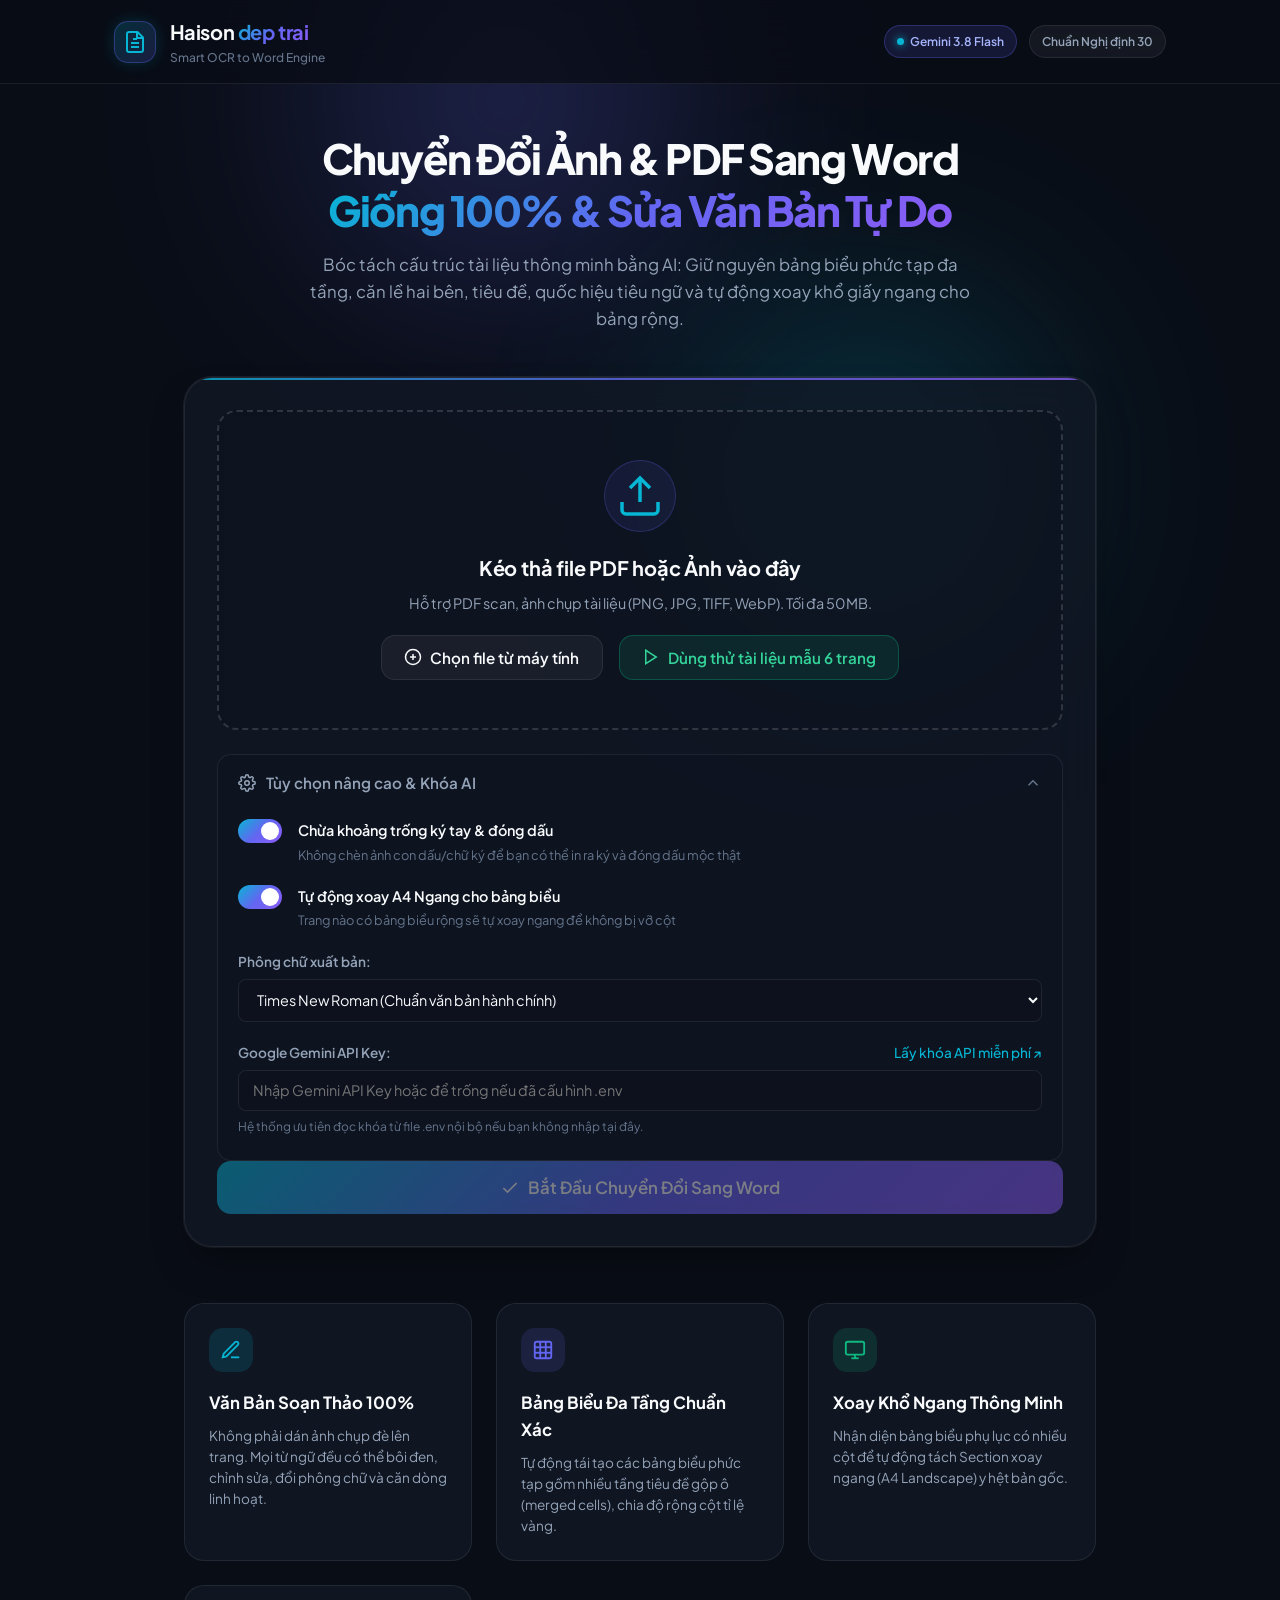
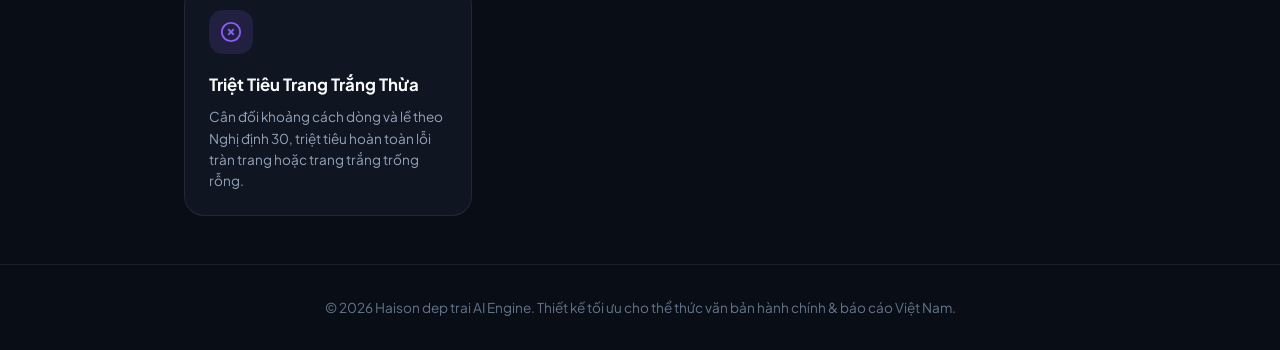
<file: templates/index.html>
<!DOCTYPE html>
<html lang="vi">
<head>
  <meta charset="UTF-8">
  <meta name="viewport" content="width=device-width, initial-scale=1.0">
  <title>Haison dep trai - Chuyển Đổi PDF & Ảnh Sang Word Chuẩn 100%</title>
  <meta name="description" content="Chuyển đổi hình ảnh và PDF scan sang văn bản Word (.docx) chuẩn 100% thể thức văn bản, giữ nguyên bảng biểu và chỉnh sửa tự do.">
  <link rel="preconnect" href="https://fonts.googleapis.com">
  <link rel="preconnect" href="https://fonts.gstatic.com" crossorigin>
  <link href="https://fonts.googleapis.com/css2?family=Plus+Jakarta+Sans:wght@400;500;600;700;800&family=Inter:wght@400;500;600&family=JetBrains+Mono:wght@400;500&display=swap" rel="stylesheet">
  <link rel="stylesheet" href="/static/css/style.css">
</head>
<body>
  <div class="ambient-glow glow-1"></div>
  <div class="ambient-glow glow-2"></div>
  
  <header class="app-header">
    <div class="header-container">
      <div class="brand">
        <div class="brand-icon">
          <svg width="24" height="24" viewBox="0 0 24 24" fill="none" stroke="currentColor" stroke-width="2">
            <path d="M14.5 2H6a2 2 0 0 0-2 2v16a2 2 0 0 0 2 2h12a2 2 0 0 0 2-2V7.5L14.5 2z"/>
            <polyline points="14 2 14 8 20 8"/>
            <path d="M8 13h8"/>
            <path d="M8 17h8"/>
            <path d="M10 9h4"/>
          </svg>
        </div>
        <div class="brand-text">
          <span class="brand-title">Haison <span class="gradient-text">dep trai</span></span>
          <span class="brand-subtitle">Smart OCR to Word Engine</span>
        </div>
      </div>
      
      <div class="header-badges">
        <span class="badge badge-pulse">
          <span class="pulse-dot"></span>
          Gemini 3.8 Flash
        </span>
        <span class="badge badge-subtle">Chuẩn Nghị định 30</span>
      </div>
    </div>
  </header>

  <main class="main-content">
    <section class="hero-section">
      <h1 class="hero-title">
        Chuyển Đổi Ảnh & PDF Sang Word <br>
        <span class="gradient-text">Giống 100% & Sửa Văn Bản Tự Do</span>
      </h1>
      <p class="hero-desc">
        Bóc tách cấu trúc tài liệu thông minh bằng AI: Giữ nguyên bảng biểu phức tạp đa tầng, 
        căn lề hai bên, tiêu đề, quốc hiệu tiêu ngữ và tự động xoay khổ giấy ngang cho bảng rộng.
      </p>
    </section>

    <div class="converter-card" id="converterCard">
      <!-- Upload Zone -->
      <div class="drop-zone" id="dropZone">
        <input type="file" id="fileInput" accept=".pdf,.png,.jpg,.jpeg,.tiff,.webp" hidden>
        
        <div class="drop-content" id="dropContent">
          <div class="upload-icon-wrapper">
            <svg class="upload-icon" width="48" height="48" viewBox="0 0 24 24" fill="none" stroke="currentColor" stroke-width="1.75">
              <path d="M21 15v4a2 2 0 0 1-2 2H5a2 2 0 0 1-2-2v-4"/>
              <polyline points="17 8 12 3 7 8"/>
              <line x1="12" y1="3" x2="12" y2="15"/>
            </svg>
          </div>
          <h3 class="drop-title">Kéo thả file PDF hoặc Ảnh vào đây</h3>
          <p class="drop-hint">Hỗ trợ PDF scan, ảnh chụp tài liệu (PNG, JPG, TIFF, WebP). Tối đa 50MB.</p>
          
          <div class="drop-actions">
            <button type="button" class="btn btn-outline" id="browseBtn">
              <svg width="18" height="18" viewBox="0 0 24 24" fill="none" stroke="currentColor" stroke-width="2">
                <circle cx="12" cy="12" r="10"/>
                <line x1="12" y1="8" x2="12" y2="16"/>
                <line x1="8" y1="12" x2="16" y2="12"/>
              </svg>
              Chọn file từ máy tính
            </button>
            <button type="button" class="btn btn-demo" id="demoBtn">
              <svg width="18" height="18" viewBox="0 0 24 24" fill="none" stroke="currentColor" stroke-width="2">
                <polygon points="5 3 19 12 5 21 5 3"/>
              </svg>
              Dùng thử tài liệu mẫu 6 trang
            </button>
          </div>
        </div>

        <!-- Selected File Preview Bar -->
        <div class="file-preview-bar hidden" id="filePreviewBar">
          <div class="file-icon-box">
            <svg width="24" height="24" viewBox="0 0 24 24" fill="none" stroke="currentColor" stroke-width="2">
              <path d="M14 2H6a2 2 0 0 0-2 2v16a2 2 0 0 0 2 2h12a2 2 0 0 0 2-2V8z"/>
              <polyline points="14 2 14 8 20 8"/>
            </svg>
          </div>
          <div class="file-info-details">
            <span class="file-name" id="fileName">tailieu.pdf</span>
            <span class="file-meta" id="fileMeta">2.5 MB • PDF Document</span>
          </div>
          <button type="button" class="btn-icon" id="removeFileBtn" title="Bỏ chọn file">
            <svg width="18" height="18" viewBox="0 0 24 24" fill="none" stroke="currentColor" stroke-width="2">
              <line x1="18" y1="6" x2="6" y2="18"/>
              <line x1="6" y1="6" x2="18" y2="18"/>
            </svg>
          </button>
        </div>
      </div>

      <!-- Advanced Options Accordion (Open by default) -->
      <div class="options-container open">
        <div class="options-header" id="optionsToggle">
          <div class="options-title">
            <svg width="18" height="18" viewBox="0 0 24 24" fill="none" stroke="currentColor" stroke-width="2">
              <circle cx="12" cy="12" r="3"/>
              <path d="M19.4 15a1.65 1.65 0 0 0 .33 1.82l.06.06a2 2 0 0 1 0 2.83 2 2 0 0 1-2.83 0l-.06-.06a1.65 1.65 0 0 0-1.82-.33 1.65 1.65 0 0 0-1 1.51V21a2 2 0 0 1-2 2 2 2 0 0 1-2-2v-.09A1.65 1.65 0 0 0 9 19.4a1.65 1.65 0 0 0-1.82.33l-.06.06a2 2 0 0 1-2.83 0 2 2 0 0 1 0-2.83l.06-.06a1.65 1.65 0 0 0 .33-1.82 1.65 1.65 0 0 0-1.51-1H3a2 2 0 0 1-2-2 2 2 0 0 1 2-2h.09A1.65 1.65 0 0 0 4.6 9a1.65 1.65 0 0 0-.33-1.82l-.06-.06a2 2 0 0 1 0-2.83 2 2 0 0 1 2.83 0l.06.06a1.65 1.65 0 0 0 1.82.33H9a1.65 1.65 0 0 0 1-1.51V3a2 2 0 0 1 2-2 2 2 0 0 1 2 2v.09a1.65 1.65 0 0 0 1 1.51 1.65 1.65 0 0 0 1.82-.33l.06-.06a2 2 0 0 1 2.83 0 2 2 0 0 1 0 2.83l-.06.06a1.65 1.65 0 0 0-.33 1.82V9a1.65 1.65 0 0 0 1.51 1H21a2 2 0 0 1 2 2 2 2 0 0 1-2 2h-.09a1.65 1.65 0 0 0-1.51 1z"/>
            </svg>
            <span>Tùy chọn nâng cao & Khóa AI</span>
          </div>
          <svg class="chevron-icon" id="chevronIcon" width="18" height="18" viewBox="0 0 24 24" fill="none" stroke="currentColor" stroke-width="2">
            <polyline points="6 9 12 15 18 9"/>
          </svg>
        </div>

        <div class="options-body" id="optionsBody">
          <div class="options-grid">
            <div class="option-item">
              <label class="toggle-switch">
                <input type="checkbox" id="removeSignatures" checked>
                <span class="slider"></span>
              </label>
              <div class="option-text">
                <span class="option-label">Chừa khoảng trống ký tay & đóng dấu</span>
                <span class="option-desc">Không chèn ảnh con dấu/chữ ký để bạn có thể in ra ký và đóng dấu mộc thật</span>
              </div>
            </div>

            <div class="option-item">
              <label class="toggle-switch">
                <input type="checkbox" id="autoLandscape" checked>
                <span class="slider"></span>
              </label>
              <div class="option-text">
                <span class="option-label">Tự động xoay A4 Ngang cho bảng biểu</span>
                <span class="option-desc">Trang nào có bảng biểu rộng sẽ tự xoay ngang để không bị vỡ cột</span>
              </div>
            </div>

            <div class="form-group">
              <label for="fontSelect" class="form-label">Phông chữ xuất bản:</label>
              <select id="fontSelect" class="form-select">
                <option value="Times New Roman" selected>Times New Roman (Chuẩn văn bản hành chính)</option>
                <option value="Arial">Arial (Hiện đại, dễ nhìn)</option>
                <option value="Calibri">Calibri (Trang nhã)</option>
              </select>
            </div>

            <div class="form-group">
              <label for="apiKeyInput" class="form-label">
                <span>Google Gemini API Key:</span>
                <a href="https://aistudio.google.com/apikey" target="_blank" class="link-external">Lấy khóa API miễn phí ↗</a>
              </label>
              <input type="password" id="apiKeyInput" class="form-input" placeholder="Nhập Gemini API Key hoặc để trống nếu đã cấu hình .env">
              <span class="input-hint">Hệ thống ưu tiên đọc khóa từ file .env nội bộ nếu bạn không nhập tại đây.</span>
            </div>
          </div>
        </div>
      </div>

      <!-- Action Button -->
      <div class="convert-action-box">
        <button type="button" class="btn btn-primary" id="convertBtn" disabled>
          <svg width="20" height="20" viewBox="0 0 24 24" fill="none" stroke="currentColor" stroke-width="2">
            <polyline points="20 6 9 17 4 12"/>
          </svg>
          Bắt Đầu Chuyển Đổi Sang Word
        </button>
      </div>

      <!-- Error Card (Hidden by default) -->
      <div class="error-card hidden" id="errorCard">
        <div class="error-badge">
          <svg width="22" height="22" viewBox="0 0 24 24" fill="none" stroke="currentColor" stroke-width="2">
            <circle cx="12" cy="12" r="10"/>
            <line x1="12" y1="8" x2="12" y2="12"/>
            <line x1="12" y1="16" x2="12.01" y2="16"/>
          </svg>
          <span id="errorTitle">Chưa thể hoàn tất</span>
        </div>
        <p class="error-desc" id="errorDesc">Đã có lỗi xảy ra.</p>
        <button type="button" class="btn btn-retry" id="retryBtn">
          <svg width="18" height="18" viewBox="0 0 24 24" fill="none" stroke="currentColor" stroke-width="2">
            <polyline points="1 4 1 10 7 10"/>
            <path d="M3.51 15a9 9 0 1 0 2.13-9.36L1 10"/>
          </svg>
          Thử lại ngay
        </button>
      </div>

      <!-- Progress Card (Hidden by default) -->
      <div class="progress-card hidden" id="progressCard">
        <div class="progress-header">
          <div class="spinner"></div>
          <span class="progress-status-text" id="progressStatusText">Đang xử lý tài liệu...</span>
        </div>
        <div class="progress-track">
          <div class="progress-fill" id="progressFill"></div>
        </div>
        <ul class="progress-steps" id="progressSteps">
          <li class="step-item active" id="step1">
            <span class="step-icon">1</span>
            <span class="step-title">Kết xuất trang PDF / Ảnh</span>
          </li>
          <li class="step-item" id="step2">
            <span class="step-icon">2</span>
            <span class="step-title">AI Vision phân tích bố cục & bảng</span>
          </li>
          <li class="step-item" id="step3">
            <span class="step-icon">3</span>
            <span class="step-title">Dựng cấu trúc Word (.docx)</span>
          </li>
          <li class="step-item" id="step4">
            <span class="step-icon">4</span>
            <span class="step-title">Khử trang trắng & Hoàn tất</span>
          </li>
        </ul>
      </div>

      <!-- Result Card (Hidden by default) -->
      <div class="result-card hidden" id="resultCard">
        <div class="result-badge">
          <svg width="24" height="24" viewBox="0 0 24 24" fill="none" stroke="currentColor" stroke-width="2">
            <path d="M22 11.08V12a10 10 0 1 1-5.93-9.14"/>
            <polyline points="22 4 12 14.01 9 11.01"/>
          </svg>
          <span>Chuyển đổi thành công 100%!</span>
        </div>

        <div class="result-details">
          <div class="word-icon-large">
            <svg width="40" height="40" viewBox="0 0 24 24" fill="none" stroke="currentColor" stroke-width="1.75">
              <path d="M14.5 2H6a2 2 0 0 0-2 2v16a2 2 0 0 0 2 2h12a2 2 0 0 0 2-2V7.5L14.5 2z"/>
              <polyline points="14 2 14 8 20 8"/>
              <line x1="16" y1="13" x2="8" y2="13"/>
              <line x1="16" y1="17" x2="8" y2="17"/>
              <line x1="10" y1="9" x2="8" y2="9"/>
            </svg>
          </div>
          <div class="result-meta">
            <h4 class="result-filename" id="resultFilename">Chuyen_Doi_Van_Ban.docx</h4>
            <p class="result-subtitle" id="resultSubtitle">6 trang • Giữ nguyên định dạng & không trang trắng thừa</p>
          </div>
        </div>

        <div class="result-actions">
          <a href="#" class="btn btn-download" id="downloadBtn" download>
            <svg width="20" height="20" viewBox="0 0 24 24" fill="none" stroke="currentColor" stroke-width="2">
              <path d="M21 15v4a2 2 0 0 1-2 2H5a2 2 0 0 1-2-2v-4"/>
              <polyline points="7 10 12 15 17 10"/>
              <line x1="12" y1="15" x2="12" y2="3"/>
            </svg>
            Tải File Word (.docx) Về Máy
          </a>
          <button type="button" class="btn btn-outline" id="resetBtn">
            Chuyển file khác
          </button>
        </div>
      </div>
    </div>

    <!-- Feature Highlights -->
    <section class="features-grid">
      <div class="feature-card">
        <div class="feature-icon bg-cyan">
          <svg width="22" height="22" viewBox="0 0 24 24" fill="none" stroke="currentColor" stroke-width="2">
            <path d="M12 20h9"/>
            <path d="M16.5 3.5a2.121 2.121 0 0 1 3 3L7 19l-4 1 1-4L16.5 3.5z"/>
          </svg>
        </div>
        <h3 class="feature-title">Văn Bản Soạn Thảo 100%</h3>
        <p class="feature-desc">Không phải dán ảnh chụp đè lên trang. Mọi từ ngữ đều có thể bôi đen, chỉnh sửa, đổi phông chữ và căn dòng linh hoạt.</p>
      </div>

      <div class="feature-card">
        <div class="feature-icon bg-indigo">
          <svg width="22" height="22" viewBox="0 0 24 24" fill="none" stroke="currentColor" stroke-width="2">
            <rect x="3" y="3" width="18" height="18" rx="2" ry="2"/>
            <line x1="3" y1="9" x2="21" y2="9"/>
            <line x1="3" y1="15" x2="21" y2="15"/>
            <line x1="9" y1="3" x2="9" y2="21"/>
            <line x1="15" y1="3" x2="15" y2="21"/>
          </svg>
        </div>
        <h3 class="feature-title">Bảng Biểu Đa Tầng Chuẩn Xác</h3>
        <p class="feature-desc">Tự động tái tạo các bảng biểu phức tạp gồm nhiều tầng tiêu đề gộp ô (merged cells), chia độ rộng cột tỉ lệ vàng.</p>
      </div>

      <div class="feature-card">
        <div class="feature-icon bg-emerald">
          <svg width="22" height="22" viewBox="0 0 24 24" fill="none" stroke="currentColor" stroke-width="2">
            <rect x="2" y="3" width="20" height="14" rx="2" ry="2"/>
            <line x1="8" y1="21" x2="16" y2="21"/>
            <line x1="12" y1="17" x2="12" y2="21"/>
          </svg>
        </div>
        <h3 class="feature-title">Xoay Khổ Ngang Thông Minh</h3>
        <p class="feature-desc">Nhận diện bảng biểu phụ lục có nhiều cột để tự động tách Section xoay ngang (A4 Landscape) y hệt bản gốc.</p>
      </div>

      <div class="feature-card">
        <div class="feature-icon bg-violet">
          <svg width="22" height="22" viewBox="0 0 24 24" fill="none" stroke="currentColor" stroke-width="2">
            <circle cx="12" cy="12" r="10"/>
            <line x1="15" y1="9" x2="9" y2="15"/>
            <line x1="9" y1="9" x2="15" y2="15"/>
          </svg>
        </div>
        <h3 class="feature-title">Triệt Tiêu Trang Trắng Thừa</h3>
        <p class="feature-desc">Cân đối khoảng cách dòng và lề theo Nghị định 30, triệt tiêu hoàn toàn lỗi tràn trang hoặc trang trắng trống rỗng.</p>
      </div>
    </section>
  </main>

  <footer class="app-footer">
    <p>© 2026 Haison dep trai AI Engine. Thiết kế tối ưu cho thể thức văn bản hành chính & báo cáo Việt Nam.</p>
  </footer>

  <script src="/static/js/app.js"></script>
</body>
</html>
</file>
<file: static/css/style.css>
:root {
  --bg-primary: #090d16;
  --bg-card: rgba(18, 24, 38, 0.75);
  --bg-card-hover: rgba(24, 32, 50, 0.85);
  --bg-input: rgba(13, 18, 30, 0.8);
  --border-subtle: rgba(255, 255, 255, 0.08);
  --border-active: rgba(99, 102, 241, 0.5);
  --text-main: #f8fafc;
  --text-muted: #94a3b8;
  --text-dim: #64748b;
  
  --accent-cyan: #06b6d4;
  --accent-indigo: #6366f1;
  --accent-violet: #8b5cf6;
  --accent-emerald: #10b981;
  --accent-rose: #f43f5e;
  
  --gradient-primary: linear-gradient(135deg, #06b6d4 0%, #6366f1 50%, #8b5cf6 100%);
  --gradient-glow: linear-gradient(135deg, rgba(6, 182, 212, 0.25) 0%, rgba(99, 102, 241, 0.25) 100%);
  --shadow-card: 0 20px 40px -15px rgba(0, 0, 0, 0.5), 0 0 0 1px rgba(255, 255, 255, 0.08);
  --shadow-btn: 0 10px 25px -5px rgba(99, 102, 241, 0.4);
  
  --radius-sm: 8px;
  --radius-md: 14px;
  --radius-lg: 20px;
  --radius-xl: 28px;
  --transition-fast: 0.15s ease;
  --transition-normal: 0.25s cubic-bezier(0.4, 0, 0.2, 1);
}

* {
  margin: 0;
  padding: 0;
  box-sizing: border-box;
}

body {
  font-family: 'Plus Jakarta Sans', -apple-system, BlinkMacSystemFont, 'Segoe UI', Roboto, sans-serif;
  background-color: var(--bg-primary);
  color: var(--text-main);
  min-height: 100vh;
  display: flex;
  flex-direction: column;
  overflow-x: hidden;
  position: relative;
  line-height: 1.6;
}

/* Ambient Background Glows */
.ambient-glow {
  position: absolute;
  border-radius: 50%;
  filter: blur(120px);
  pointer-events: none;
  z-index: 0;
  opacity: 0.45;
}

.glow-1 {
  width: 500px;
  height: 500px;
  top: -150px;
  left: 20%;
  background: radial-gradient(circle, var(--accent-indigo) 0%, rgba(99, 102, 241, 0) 70%);
}

.glow-2 {
  width: 450px;
  height: 450px;
  top: 250px;
  right: 15%;
  background: radial-gradient(circle, var(--accent-cyan) 0%, rgba(6, 182, 212, 0) 70%);
}

/* Header */
.app-header {
  position: sticky;
  top: 0;
  z-index: 100;
  backdrop-filter: blur(20px);
  -webkit-backdrop-filter: blur(20px);
  background: rgba(9, 13, 22, 0.75);
  border-bottom: 1px solid var(--border-subtle);
  padding: 1rem 0;
}

.header-container {
  max-width: 1100px;
  margin: 0 auto;
  padding: 0 1.5rem;
  display: flex;
  align-items: center;
  justify-content: space-between;
}

.brand {
  display: flex;
  align-items: center;
  gap: 0.85rem;
}

.brand-icon {
  width: 42px;
  height: 42px;
  border-radius: var(--radius-md);
  background: linear-gradient(135deg, rgba(6, 182, 212, 0.2), rgba(99, 102, 241, 0.2));
  border: 1px solid rgba(99, 102, 241, 0.35);
  display: flex;
  align-items: center;
  justify-content: center;
  color: var(--accent-cyan);
  box-shadow: 0 0 15px rgba(6, 182, 212, 0.2);
}

.brand-title {
  font-size: 1.25rem;
  font-weight: 700;
  letter-spacing: -0.02em;
  display: block;
}

.brand-subtitle {
  font-size: 0.75rem;
  color: var(--text-dim);
  font-weight: 500;
  display: block;
}

.gradient-text {
  background: var(--gradient-primary);
  -webkit-background-clip: text;
  -webkit-text-fill-color: transparent;
}

.header-badges {
  display: flex;
  align-items: center;
  gap: 0.75rem;
}

.badge {
  font-size: 0.75rem;
  font-weight: 600;
  padding: 0.35rem 0.75rem;
  border-radius: 9999px;
  display: inline-flex;
  align-items: center;
  gap: 0.4rem;
}

.badge-pulse {
  background: rgba(99, 102, 241, 0.15);
  border: 1px solid rgba(99, 102, 241, 0.3);
  color: #a5b4fc;
}

.pulse-dot {
  width: 7px;
  height: 7px;
  border-radius: 50%;
  background-color: var(--accent-cyan);
  box-shadow: 0 0 8px var(--accent-cyan);
  animation: pulseAnimation 2s infinite;
}

@keyframes pulseAnimation {
  0% { transform: scale(0.95); opacity: 0.8; }
  50% { transform: scale(1.3); opacity: 1; }
  100% { transform: scale(0.95); opacity: 0.8; }
}

.badge-subtle {
  background: rgba(255, 255, 255, 0.05);
  border: 1px solid var(--border-subtle);
  color: var(--text-muted);
}

.badge-connected {
  font-size: 0.72rem;
  font-weight: 600;
  color: #34d399;
  background: rgba(16, 185, 129, 0.15);
  border: 1px solid rgba(16, 185, 129, 0.35);
  padding: 0.15rem 0.55rem;
  border-radius: 9999px;
  display: inline-flex;
  align-items: center;
  margin-left: 0.4rem;
}

/* Main Content */
.main-content {
  flex: 1;
  max-width: 960px;
  width: 100%;
  margin: 0 auto;
  padding: 3rem 1.5rem;
  position: relative;
  z-index: 1;
}

/* Hero Section */
.hero-section {
  text-align: center;
  margin-bottom: 2.75rem;
}

.hero-title {
  font-size: 2.6rem;
  font-weight: 800;
  letter-spacing: -0.035em;
  line-height: 1.25;
  margin-bottom: 1rem;
}

.hero-desc, .hero-description {
  font-size: 1.05rem;
  color: var(--text-muted);
  max-width: 680px;
  margin: 0 auto;
  font-weight: 400;
}

/* Converter Card & Glass Card */
.converter-card, .glass-card.main-card, .main-card {
  background: var(--bg-card);
  backdrop-filter: blur(24px);
  -webkit-backdrop-filter: blur(24px);
  border: 1px solid var(--border-subtle);
  border-radius: var(--radius-xl);
  padding: 2rem;
  box-shadow: var(--shadow-card);
  position: relative;
  overflow: hidden;
  margin-bottom: 3.5rem;
}

.converter-card::before, .glass-card.main-card::before, .main-card::before {
  content: '';
  position: absolute;
  top: 0;
  left: 0;
  right: 0;
  height: 2px;
  background: var(--gradient-primary);
  opacity: 0.8;
}

/* Drop Zone */
.drop-zone {
  border: 2px dashed rgba(255, 255, 255, 0.15);
  border-radius: var(--radius-lg);
  padding: 3rem 1.75rem;
  text-align: center;
  background: rgba(13, 18, 30, 0.4);
  transition: var(--transition-normal);
  cursor: pointer;
  position: relative;
  overflow: hidden;
}

.file-input {
  position: absolute;
  inset: 0;
  width: 100%;
  height: 100%;
  opacity: 0;
  cursor: pointer;
  z-index: 10;
}

.drop-zone:hover, .drop-zone.dragover {
  border-color: var(--accent-indigo);
  background: rgba(99, 102, 241, 0.06);
  transform: translateY(-2px);
  box-shadow: 0 10px 25px -10px rgba(99, 102, 241, 0.3);
}

.drop-zone-content, .drop-content {
  display: flex;
  flex-direction: column;
  align-items: center;
  justify-content: center;
  pointer-events: none;
}

.upload-icon-wrapper {
  width: 72px;
  height: 72px;
  border-radius: 50%;
  background: rgba(99, 102, 241, 0.1);
  border: 1px solid rgba(99, 102, 241, 0.25);
  display: flex;
  align-items: center;
  justify-content: center;
  color: var(--accent-cyan);
  margin: 0 auto 1.25rem;
  transition: var(--transition-normal);
}

.drop-zone:hover .upload-icon-wrapper {
  transform: scale(1.08);
  background: rgba(6, 182, 212, 0.15);
  border-color: var(--accent-cyan);
}

.drop-zone-title, .drop-title {
  font-size: 1.25rem;
  font-weight: 700;
  margin-bottom: 0.5rem;
  letter-spacing: -0.01em;
}

.drop-zone-subtitle, .drop-hint {
  color: var(--text-muted);
  font-size: 0.9rem;
  margin-bottom: 1.25rem;
}

.browse-link {
  color: var(--accent-cyan);
  font-weight: 600;
  text-decoration: underline;
  text-underline-offset: 3px;
  pointer-events: auto;
}

.format-tags {
  display: flex;
  align-items: center;
  justify-content: center;
  gap: 0.5rem;
  flex-wrap: wrap;
  margin-top: 0.5rem;
}

.tag {
  font-size: 0.75rem;
  font-weight: 500;
  color: var(--text-muted);
  background: rgba(255, 255, 255, 0.05);
  border: 1px solid var(--border-subtle);
  padding: 0.25rem 0.65rem;
  border-radius: 9999px;
  backdrop-filter: blur(8px);
}

.drop-actions {
  display: flex;
  align-items: center;
  justify-content: center;
  gap: 1rem;
  flex-wrap: wrap;
}

/* Buttons */
.btn {
  font-family: inherit;
  font-size: 0.95rem;
  font-weight: 600;
  padding: 0.75rem 1.4rem;
  border-radius: var(--radius-md);
  border: none;
  cursor: pointer;
  display: inline-flex;
  align-items: center;
  gap: 0.5rem;
  transition: var(--transition-normal);
  text-decoration: none;
}

.btn-primary {
  background: var(--gradient-primary);
  color: #ffffff;
  box-shadow: var(--shadow-btn);
  width: 100%;
  justify-content: center;
  padding: 1rem 1.75rem;
  font-size: 1.05rem;
}

.btn-primary:hover:not(:disabled) {
  opacity: 0.95;
  transform: translateY(-2px);
  box-shadow: 0 12px 30px -5px rgba(99, 102, 241, 0.5);
}

.btn-primary:disabled {
  opacity: 0.45;
  cursor: not-allowed;
  transform: none;
  box-shadow: none;
}

.btn-outline {
  background: rgba(255, 255, 255, 0.05);
  border: 1px solid var(--border-subtle);
  color: var(--text-main);
}

.btn-outline:hover {
  background: rgba(255, 255, 255, 0.1);
  border-color: rgba(255, 255, 255, 0.2);
  transform: translateY(-1px);
}

.btn-demo {
  background: rgba(16, 185, 129, 0.12);
  border: 1px solid rgba(16, 185, 129, 0.3);
  color: #34d399;
}

.btn-demo:hover {
  background: rgba(16, 185, 129, 0.2);
  border-color: #34d399;
  transform: translateY(-1px);
}

.btn-download {
  background: linear-gradient(135deg, #10b981 0%, #059669 100%);
  color: #ffffff;
  padding: 0.9rem 1.6rem;
  font-size: 1rem;
  box-shadow: 0 10px 25px -5px rgba(16, 185, 129, 0.4);
}

.btn-download:hover {
  opacity: 0.95;
  transform: translateY(-2px);
  box-shadow: 0 12px 30px -5px rgba(16, 185, 129, 0.55);
}

.btn-icon, .btn-remove-file {
  background: none;
  border: none;
  color: var(--text-dim);
  cursor: pointer;
  padding: 0.4rem;
  border-radius: var(--radius-sm);
  display: flex;
  align-items: center;
  justify-content: center;
  transition: var(--transition-fast);
}

.btn-icon:hover, .btn-remove-file:hover {
  color: var(--accent-rose);
  background: rgba(244, 63, 94, 0.12);
}

.btn-large {
  padding: 0.95rem 1.75rem;
  font-size: 1.05rem;
  font-weight: 700;
}

.btn-success {
  background: linear-gradient(135deg, #10b981 0%, #059669 100%);
  color: #ffffff;
  box-shadow: 0 10px 25px -5px rgba(16, 185, 129, 0.45);
}

.btn-success:hover {
  opacity: 0.95;
  transform: translateY(-2px);
  box-shadow: 0 12px 30px -5px rgba(16, 185, 129, 0.6);
}

.btn-secondary {
  background: rgba(255, 255, 255, 0.08);
  border: 1px solid var(--border-subtle);
  color: var(--text-main);
}

.btn-secondary:hover {
  background: rgba(255, 255, 255, 0.15);
  border-color: rgba(255, 255, 255, 0.25);
  transform: translateY(-1px);
}

/* File Preview Bar & File Selected Bar */
.file-preview-bar, .file-selected-bar {
  display: flex;
  align-items: center;
  justify-content: space-between;
  gap: 1rem;
  background: rgba(13, 18, 30, 0.95);
  border: 1px solid rgba(99, 102, 241, 0.4);
  border-radius: var(--radius-md);
  padding: 0.9rem 1.25rem;
  text-align: left;
  margin-top: 1rem;
  box-shadow: 0 8px 20px -6px rgba(0, 0, 0, 0.5);
  animation: fadeIn 0.3s ease;
}

.file-info-col {
  display: flex;
  align-items: center;
  gap: 0.85rem;
  min-width: 0;
  flex: 1;
}

.file-icon-box, .file-type-icon {
  width: 44px;
  height: 44px;
  border-radius: var(--radius-sm);
  background: rgba(99, 102, 241, 0.15);
  color: var(--accent-indigo);
  display: flex;
  align-items: center;
  justify-content: center;
  font-weight: 700;
  font-size: 0.8rem;
  letter-spacing: 0.05em;
  flex-shrink: 0;
}

.file-info-details, .file-meta {
  flex: 1;
  min-width: 0;
  display: flex;
  flex-direction: column;
}

.file-name {
  display: block;
  font-weight: 600;
  font-size: 0.95rem;
  white-space: nowrap;
  overflow: hidden;
  text-overflow: ellipsis;
}

.file-meta, .file-size {
  display: block;
  font-size: 0.8rem;
  color: var(--text-dim);
}

/* Options Accordion */
.options-container {
  margin-top: 1.5rem;
  border: 1px solid var(--border-subtle);
  border-radius: var(--radius-md);
  background: rgba(13, 18, 30, 0.5);
  overflow: hidden;
  transition: var(--transition-normal);
}

.options-header {
  padding: 1rem 1.25rem;
  display: flex;
  align-items: center;
  justify-content: space-between;
  cursor: pointer;
  user-select: none;
}

.options-header:hover {
  background: rgba(255, 255, 255, 0.02);
}

.options-title {
  display: flex;
  align-items: center;
  gap: 0.6rem;
  font-size: 0.95rem;
  font-weight: 600;
  color: var(--text-muted);
}

.chevron-icon {
  color: var(--text-dim);
  transition: transform var(--transition-normal);
}

.options-container.open .chevron-icon {
  transform: rotate(180deg);
}

.options-body {
  max-height: 0;
  overflow: hidden;
  transition: max-height 0.35s cubic-bezier(0.4, 0, 0.2, 1);
  padding: 0 1.25rem;
}

.options-container.open .options-body {
  max-height: 600px;
  padding: 0.5rem 1.25rem 1.5rem;
}

.options-grid {
  display: flex;
  flex-direction: column;
  gap: 1.25rem;
}

.option-item {
  display: flex;
  align-items: flex-start;
  gap: 1rem;
}

.option-text {
  flex: 1;
}

.option-label {
  display: block;
  font-size: 0.9rem;
  font-weight: 600;
  margin-bottom: 0.15rem;
}

.option-desc {
  display: block;
  font-size: 0.8rem;
  color: var(--text-dim);
}

/* Toggle Switch */
.toggle-switch {
  position: relative;
  display: inline-block;
  width: 44px;
  height: 24px;
  flex-shrink: 0;
}

.toggle-switch input {
  opacity: 0;
  width: 0;
  height: 0;
}

.slider {
  position: absolute;
  cursor: pointer;
  top: 0;
  left: 0;
  right: 0;
  bottom: 0;
  background-color: rgba(255, 255, 255, 0.15);
  transition: var(--transition-fast);
  border-radius: 24px;
}

.slider:before {
  position: absolute;
  content: "";
  height: 18px;
  width: 18px;
  left: 3px;
  bottom: 3px;
  background-color: white;
  transition: var(--transition-fast);
  border-radius: 50%;
}

input:checked + .slider {
  background: var(--gradient-primary);
}

input:checked + .slider:before {
  transform: translateX(20px);
}

/* Form inputs */
.form-group {
  display: flex;
  flex-direction: column;
  gap: 0.4rem;
}

.form-label {
  font-size: 0.85rem;
  font-weight: 600;
  color: var(--text-muted);
  display: flex;
  justify-content: space-between;
}

.link-external {
  color: var(--accent-cyan);
  text-decoration: none;
  font-weight: 500;
}

.link-external:hover {
  text-decoration: underline;
}

.form-select, .form-input {
  background: var(--bg-input);
  border: 1px solid var(--border-subtle);
  border-radius: var(--radius-sm);
  color: var(--text-main);
  padding: 0.65rem 0.85rem;
  font-family: inherit;
  font-size: 0.9rem;
  transition: var(--transition-fast);
}

.form-select:focus, .form-input:focus {
  outline: none;
  border-color: var(--accent-indigo);
  box-shadow: 0 0 0 3px rgba(99, 102, 241, 0.25);
}

.input-hint {
  font-size: 0.75rem;
  color: var(--text-dim);
}

/* Error Card */
.error-card {
  margin-top: 1.5rem;
  padding: 1.25rem 1.5rem;
  background: rgba(244, 63, 94, 0.08);
  border: 1px solid rgba(244, 63, 94, 0.35);
  border-radius: var(--radius-md);
  animation: fadeIn 0.3s ease;
}

.error-badge {
  display: flex;
  align-items: center;
  gap: 0.5rem;
  color: #fb7185;
  font-weight: 700;
  font-size: 1rem;
  margin-bottom: 0.5rem;
}

.error-desc {
  font-size: 0.9rem;
  color: #fecdd3;
  margin-bottom: 1rem;
  line-height: 1.5;
}

.btn-retry {
  background: rgba(244, 63, 94, 0.2);
  border: 1px solid rgba(244, 63, 94, 0.4);
  color: #ffe4e6;
  font-size: 0.85rem;
  padding: 0.5rem 1rem;
  border-radius: var(--radius-sm);
  cursor: pointer;
  display: inline-flex;
  align-items: center;
  gap: 0.4rem;
  font-family: inherit;
  font-weight: 600;
  transition: var(--transition-fast);
}

.btn-retry:hover {
  background: rgba(244, 63, 94, 0.35);
  color: white;
}

/* Progress Card & Process Wrapper */
.progress-card, .process-wrapper {
  margin-top: 2rem;
  padding: 1.5rem;
  background: rgba(13, 18, 30, 0.8);
  border: 1px solid var(--border-active);
  border-radius: var(--radius-md);
  animation: fadeIn 0.3s ease;
  box-shadow: 0 10px 30px -10px rgba(99, 102, 241, 0.25);
}

.progress-header {
  display: flex;
  align-items: center;
  justify-content: space-between;
  gap: 0.85rem;
  margin-bottom: 1.25rem;
}

.spinner {
  width: 22px;
  height: 22px;
  border: 3px solid rgba(99, 102, 241, 0.2);
  border-top-color: var(--accent-cyan);
  border-radius: 50%;
  animation: spin 0.8s linear infinite;
}

@keyframes spin {
  to { transform: rotate(360deg); }
}

.progress-status-text, .step-indicator {
  font-weight: 600;
  font-size: 0.95rem;
  color: var(--text-main);
  flex: 1;
}

.percent-counter {
  font-family: 'JetBrains Mono', monospace;
  font-size: 0.95rem;
  font-weight: 700;
  color: var(--accent-cyan);
}

.progress-track {
  height: 8px;
  background: rgba(255, 255, 255, 0.08);
  border-radius: 9999px;
  overflow: hidden;
  margin-bottom: 1.5rem;
}

.progress-fill {
  height: 100%;
  width: 25%;
  background: var(--gradient-primary);
  border-radius: 9999px;
  transition: width 0.35s ease;
  box-shadow: 0 0 10px rgba(6, 182, 212, 0.5);
}

.progress-steps {
  list-style: none;
  display: grid;
  grid-template-columns: repeat(4, 1fr);
  gap: 0.75rem;
}

.steps-list {
  display: flex;
  flex-direction: column;
  gap: 0.85rem;
  list-style: none;
}

.steps-list .step-item {
  flex-direction: row;
  align-items: center;
  text-align: left;
  gap: 0.85rem;
}

.step-item {
  display: flex;
  flex-direction: column;
  align-items: center;
  text-align: center;
  gap: 0.4rem;
  opacity: 0.4;
  transition: var(--transition-normal);
}

.step-item.active {
  opacity: 1;
}

.step-item.completed {
  opacity: 1;
}

.step-dot {
  width: 12px;
  height: 12px;
  border-radius: 50%;
  background: rgba(255, 255, 255, 0.2);
  flex-shrink: 0;
  transition: var(--transition-fast);
}

.step-item.active .step-dot {
  background: var(--accent-cyan);
  box-shadow: 0 0 12px var(--accent-cyan);
  transform: scale(1.2);
  animation: pulseAnimation 1.5s infinite;
}

.step-item.completed .step-dot {
  background: var(--accent-emerald);
  box-shadow: 0 0 8px var(--accent-emerald);
}

.step-label, .step-title {
  font-size: 0.88rem;
  font-weight: 500;
  color: var(--text-muted);
}

.step-item.active .step-label {
  color: var(--text-main);
  font-weight: 600;
}

.step-item.completed .step-label {
  color: #a7f3d0;
}

.step-icon {
  width: 28px;
  height: 28px;
  border-radius: 50%;
  background: rgba(255, 255, 255, 0.1);
  display: flex;
  align-items: center;
  justify-content: center;
  font-size: 0.8rem;
  font-weight: 700;
}

.step-item.active .step-icon {
  background: var(--gradient-primary);
  color: white;
  box-shadow: 0 0 12px rgba(99, 102, 241, 0.5);
}

.step-item.completed .step-icon {
  background: var(--accent-emerald);
  color: white;
}

/* Result Card & Result Box */
.result-card, .result-box {
  margin-top: 2rem;
  padding: 2rem;
  background: rgba(16, 185, 129, 0.08);
  border: 1px solid rgba(16, 185, 129, 0.4);
  border-radius: var(--radius-lg);
  animation: fadeIn 0.4s cubic-bezier(0.4, 0, 0.2, 1);
  box-shadow: 0 15px 35px -10px rgba(16, 185, 129, 0.25);
}

.result-badge {
  display: inline-flex;
  align-items: center;
  gap: 0.5rem;
  color: #34d399;
  font-weight: 700;
  font-size: 1.1rem;
  margin-bottom: 1.25rem;
}

.success-banner {
  display: flex;
  align-items: center;
  gap: 1.25rem;
  margin-bottom: 1.5rem;
}

.success-icon-wrap {
  width: 52px;
  height: 52px;
  border-radius: var(--radius-md);
  background: rgba(16, 185, 129, 0.2);
  border: 1px solid rgba(16, 185, 129, 0.45);
  display: flex;
  align-items: center;
  justify-content: center;
  flex-shrink: 0;
}

.success-details {
  flex: 1;
}

.success-title {
  font-size: 1.25rem;
  font-weight: 700;
  color: #34d399;
  margin-bottom: 0.25rem;
}

.result-details {
  display: flex;
  align-items: center;
  gap: 1.25rem;
  background: rgba(13, 18, 30, 0.8);
  border: 1px solid var(--border-subtle);
  border-radius: var(--radius-md);
  padding: 1.25rem;
  margin-bottom: 1.5rem;
}

.word-icon-large {
  width: 56px;
  height: 56px;
  border-radius: var(--radius-md);
  background: linear-gradient(135deg, rgba(37, 99, 235, 0.2), rgba(30, 64, 175, 0.3));
  border: 1px solid rgba(59, 130, 246, 0.4);
  color: #60a5fa;
  display: flex;
  align-items: center;
  justify-content: center;
  flex-shrink: 0;
}

.result-filename {
  font-size: 1.1rem;
  font-weight: 700;
  margin-bottom: 0.25rem;
  word-break: break-all;
}

.result-subtitle, .success-subtitle {
  font-size: 0.88rem;
  color: var(--text-dim);
  line-height: 1.5;
}

.result-actions, .download-action-row {
  display: flex;
  align-items: center;
  gap: 1rem;
  flex-wrap: wrap;
}

/* Feature Highlights Grid */
.features-grid {
  display: grid;
  grid-template-columns: repeat(auto-fit, minmax(220px, 1fr));
  gap: 1.5rem;
}

.feature-card {
  background: var(--bg-card);
  border: 1px solid var(--border-subtle);
  border-radius: var(--radius-lg);
  padding: 1.5rem;
  transition: var(--transition-normal);
}

.feature-card:hover {
  transform: translateY(-4px);
  border-color: rgba(255, 255, 255, 0.15);
  box-shadow: 0 15px 30px -10px rgba(0, 0, 0, 0.5);
}

.feature-icon {
  width: 44px;
  height: 44px;
  border-radius: var(--radius-md);
  display: flex;
  align-items: center;
  justify-content: center;
  margin-bottom: 1.1rem;
}

.bg-cyan { background: rgba(6, 182, 212, 0.15); color: var(--accent-cyan); }
.bg-indigo { background: rgba(99, 102, 241, 0.15); color: var(--accent-indigo); }
.bg-emerald { background: rgba(16, 185, 129, 0.15); color: var(--accent-emerald); }
.bg-violet { background: rgba(139, 92, 246, 0.15); color: var(--accent-violet); }

.feature-title {
  font-size: 1.05rem;
  font-weight: 700;
  margin-bottom: 0.5rem;
}

.feature-desc {
  font-size: 0.85rem;
  color: var(--text-muted);
  line-height: 1.55;
}

/* Footer */
.app-footer {
  border-top: 1px solid var(--border-subtle);
  padding: 2rem 1.5rem;
  text-align: center;
  font-size: 0.85rem;
  color: var(--text-dim);
  margin-top: auto;
}

/* Utility */
.hidden {
  display: none !important;
}

@keyframes fadeIn {
  from { opacity: 0; transform: translateY(8px); }
  to { opacity: 1; transform: translateY(0); }
}

/* Responsive */
@media (max-width: 768px) {
  .hero-title {
    font-size: 2rem;
  }
  .converter-card {
    padding: 1.25rem;
  }
  .drop-zone {
    padding: 2rem 1rem;
  }
  .progress-steps {
    grid-template-columns: repeat(2, 1fr);
  }
}
</file>
